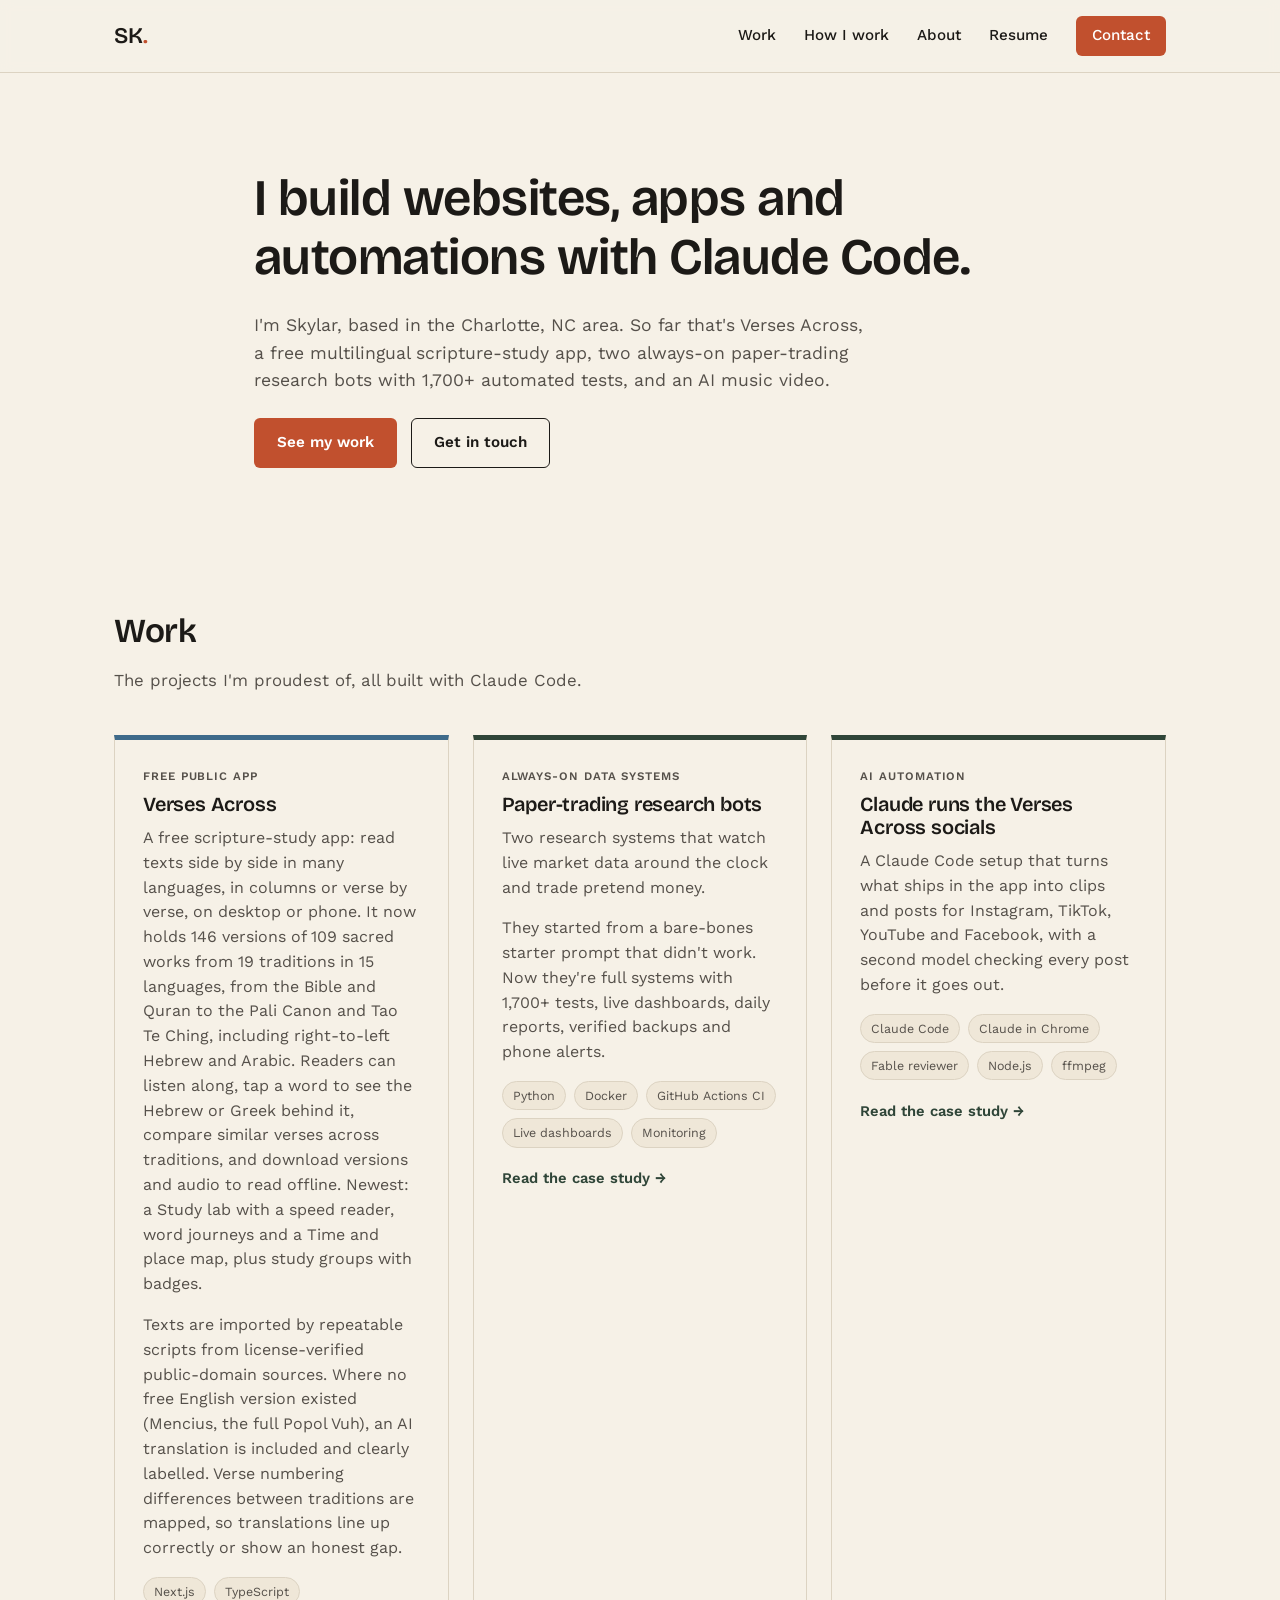
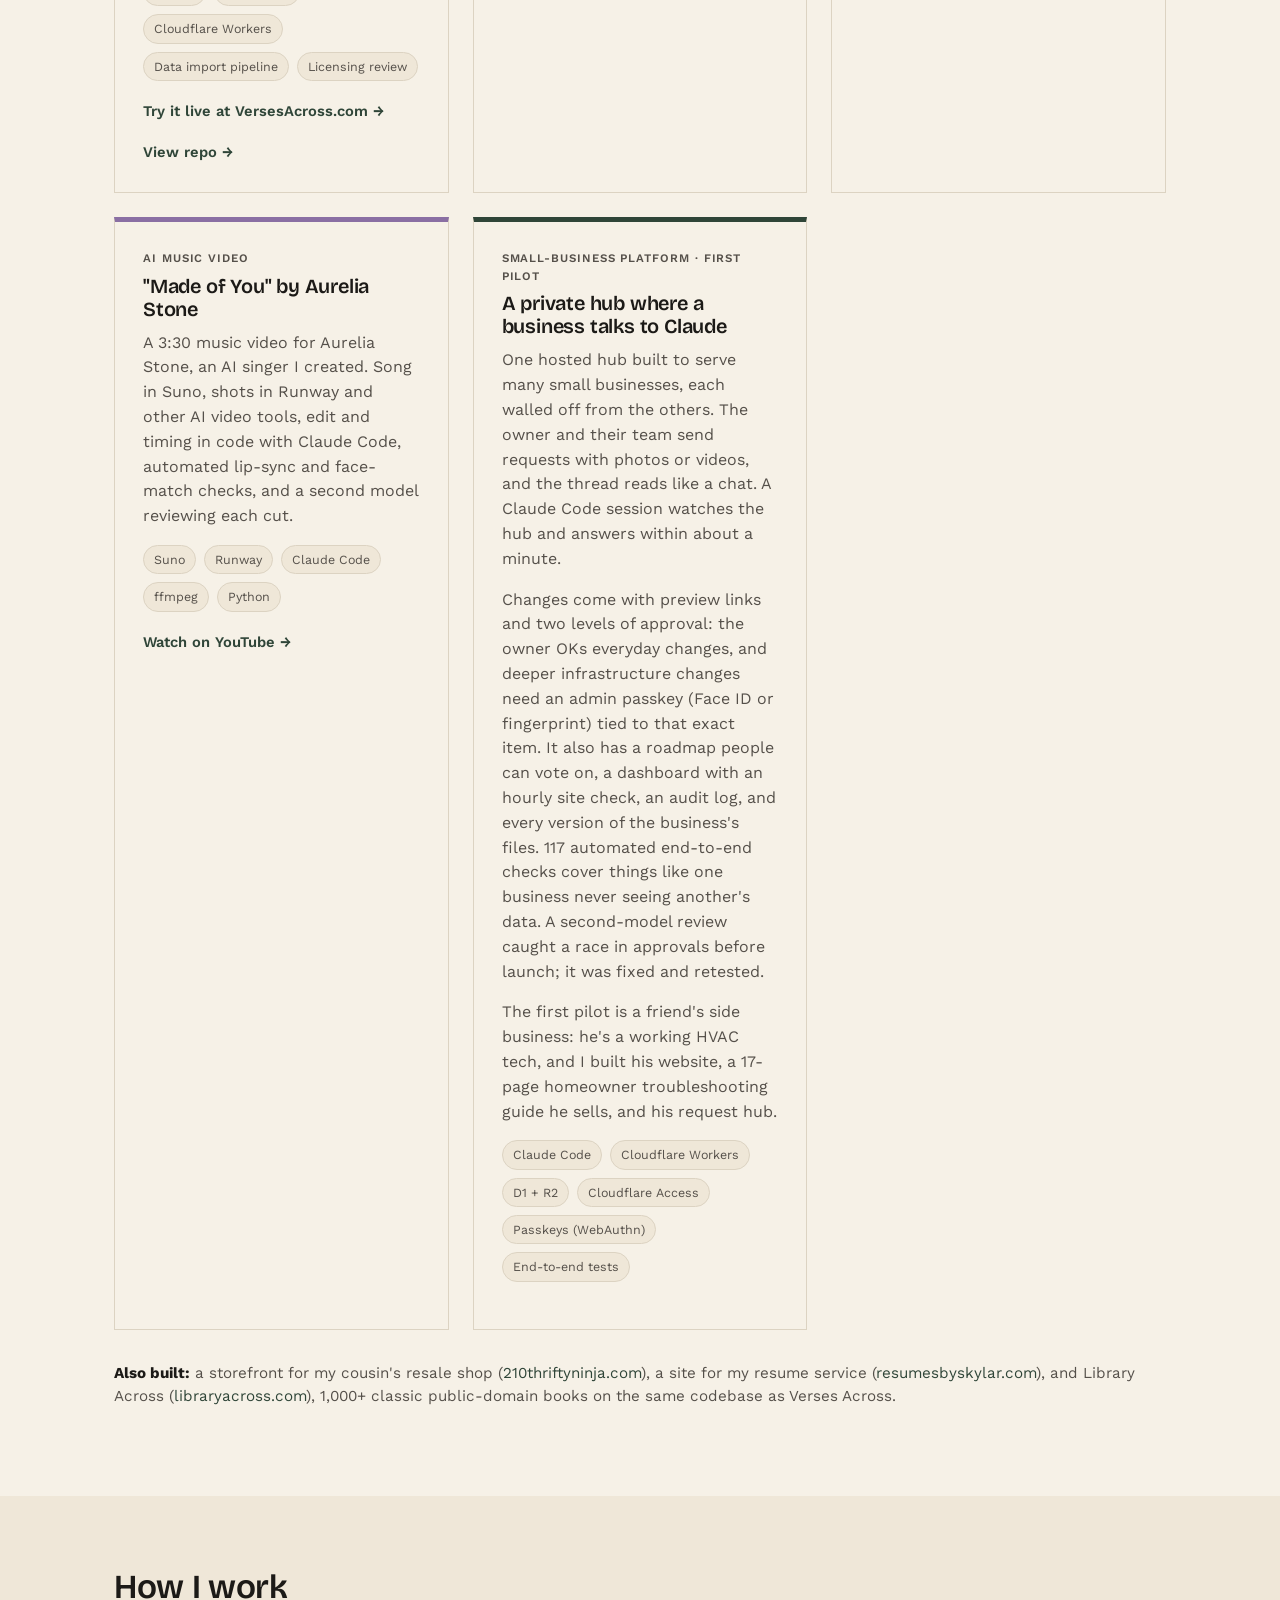
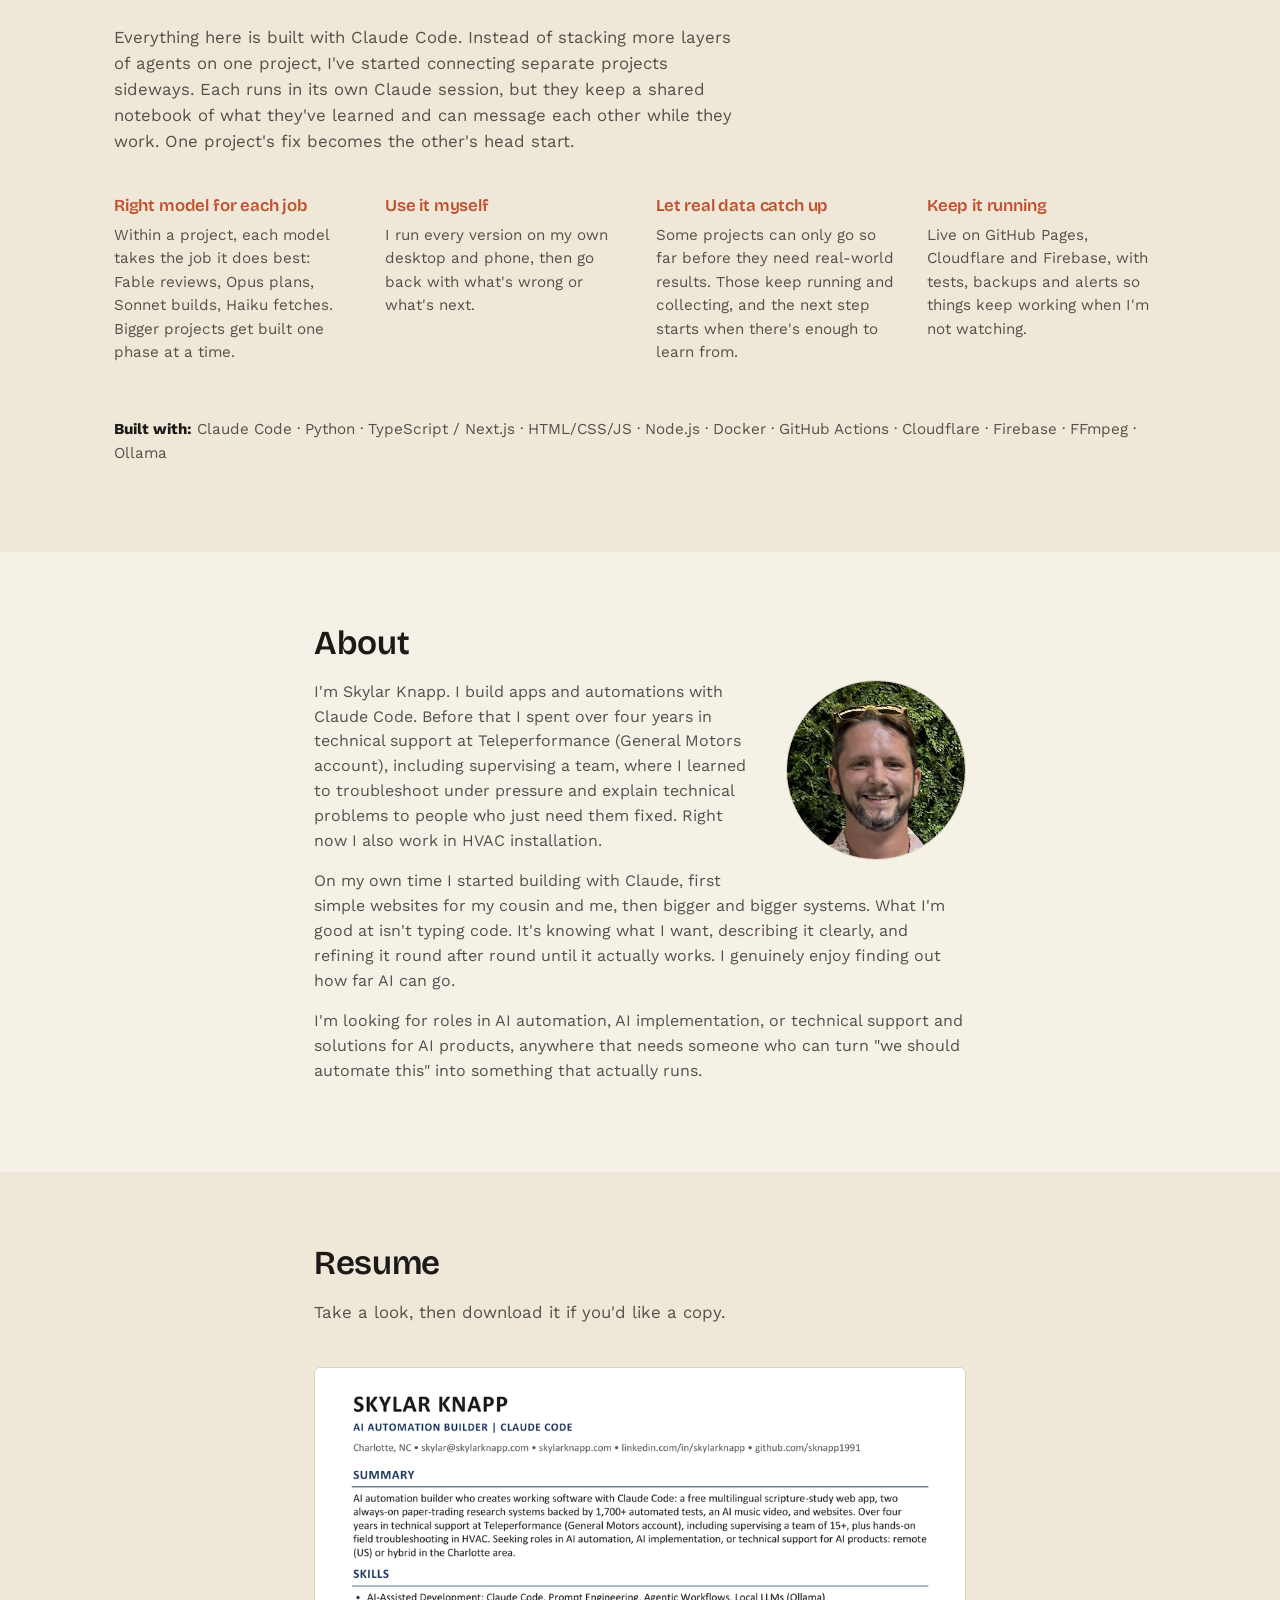
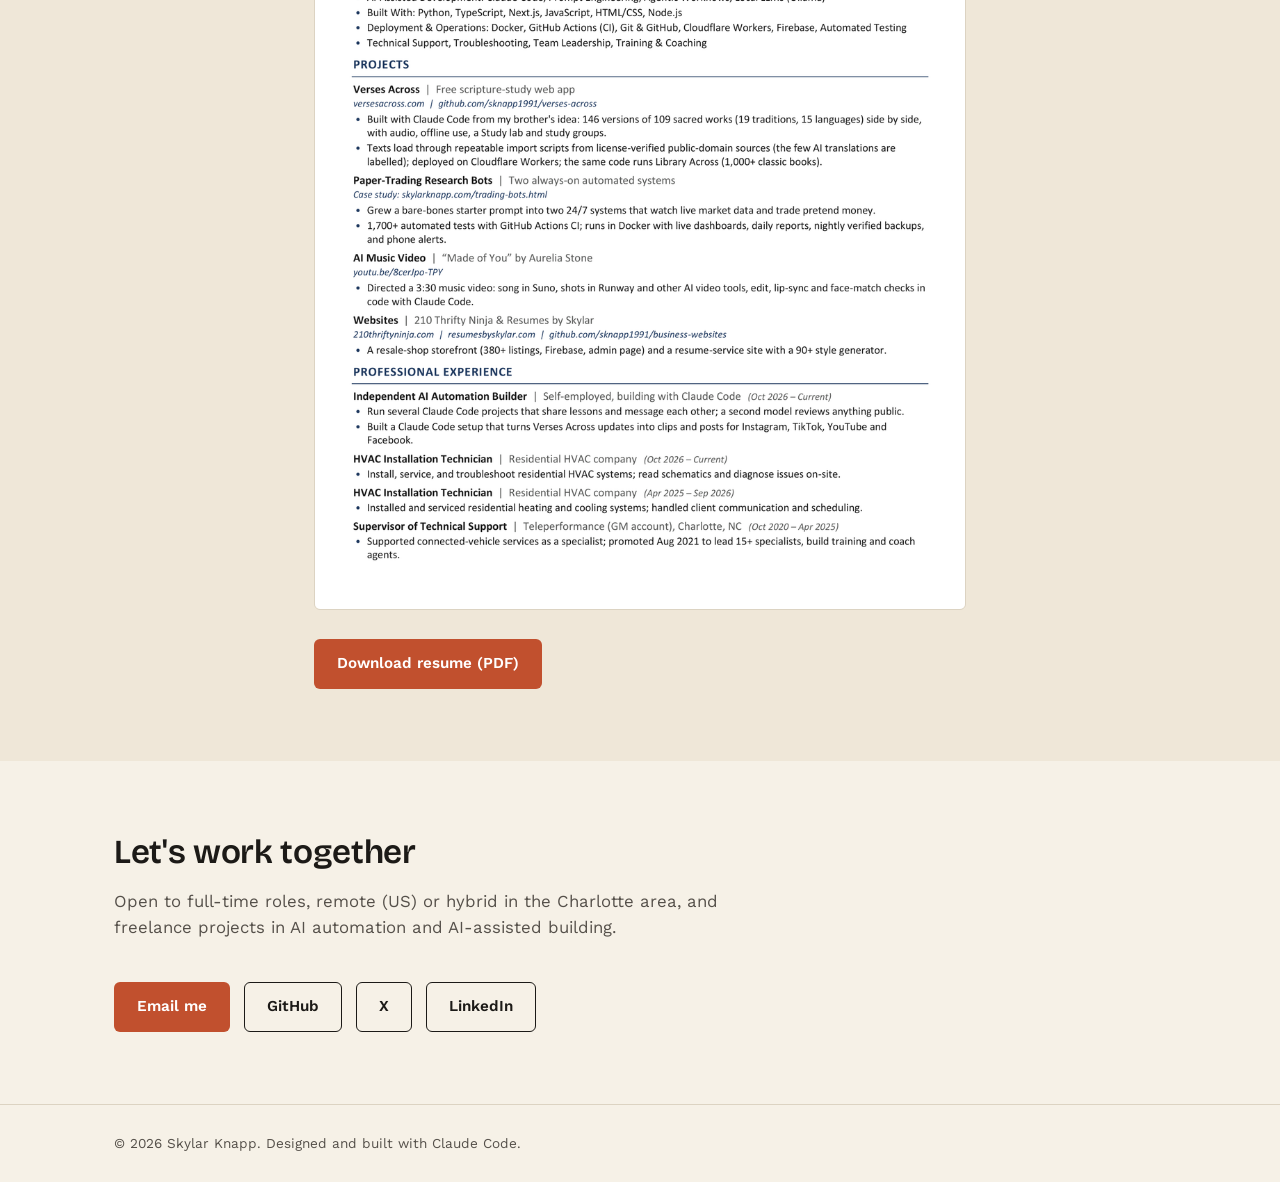
<file: index.html>
<!DOCTYPE html>
<html lang="en">
<head>
<meta charset="UTF-8">
<meta name="viewport" content="width=device-width, initial-scale=1.0">
<title>Skylar Knapp — AI Automation Builder (Claude Code)</title>
<meta name="description" content="Skylar Knapp builds working websites, apps and always-on automations with Claude Code, including a free multilingual scripture-study app. Open to remote AI automation and implementation roles.">
<meta property="og:type" content="website">
<meta property="og:title" content="Skylar Knapp — AI Automation Builder (Claude Code)">
<meta property="og:description" content="I build websites, apps and always-on automations with Claude Code. Open to remote AI automation and implementation roles.">
<meta property="og:image" content="https://skylarknapp.com/assets/og.png">
<meta property="og:url" content="https://skylarknapp.com/">
<meta name="twitter:card" content="summary_large_image">
<link rel="preconnect" href="https://fonts.googleapis.com">
<link rel="preconnect" href="https://fonts.gstatic.com" crossorigin>
<link href="https://fonts.googleapis.com/css2?family=Bricolage+Grotesque:opsz,wght@12..96,400..800&family=Work+Sans:wght@400;500;600;700&display=swap" rel="stylesheet">
<link rel="stylesheet" href="css/styles.css">
</head>
<body>

<header class="site-header">
  <div class="wrap header-inner">
    <a href="#top" class="wordmark">SK<span class="dot">.</span></a>
    <nav class="main-nav" id="main-nav">
      <a href="#work">Work</a>
      <a href="#how">How I work</a>
      <a href="#about">About</a>
      <a href="#resume">Resume</a>
      <a href="#contact" class="nav-cta">Contact</a>
    </nav>
    <button class="nav-toggle" id="nav-toggle" aria-label="Toggle menu" aria-expanded="false">
      <span></span><span></span><span></span>
    </button>
  </div>
</header>

<main id="top">

  <section class="hero wrap">
    <h1>I build websites, apps and automations with Claude Code.</h1>
    <p class="hero-sub">
      I'm Skylar, based in the Charlotte, NC area. So far that's Verses Across, a free multilingual
      scripture-study app, two always-on paper-trading research bots with 1,700+ automated tests, and an AI music video.
    </p>
    <div class="hero-actions">
      <a href="#work" class="btn btn-primary">See my work</a>
      <a href="#contact" class="btn btn-ghost">Get in touch</a>
    </div>
  </section>

  <section id="work" class="section">
    <div class="wrap">
      <h2 class="section-title">Work</h2>
      <p class="section-lede">The projects I'm proudest of, all built with Claude Code.</p>

      <div class="project-grid project-grid-featured">

        <article class="project-card" data-tag="app">
          <div class="project-card-body">
            <p class="project-tag">Free public app</p>
            <h3>Verses Across</h3>
            <p>A free scripture-study app: read texts side by side in many languages, in columns or verse by verse,
            on desktop or phone. It now holds 146 versions of 109 sacred works from 19 traditions in 15 languages, from the Bible and Quran to the
            Pali Canon and Tao Te Ching, including right-to-left Hebrew and Arabic. Readers can listen along, tap a word to see the Hebrew or Greek behind it, compare similar verses across traditions, and download versions and audio to read offline. Newest: a Study lab with a speed reader, word journeys and a Time and place map, plus study groups with badges.</p>
            <p>Texts are imported by repeatable scripts from license-verified public-domain sources. Where no free
            English version existed (Mencius, the full Popol Vuh), an AI translation is included and clearly labelled. Verse numbering differences between traditions are mapped, so translations line
            up correctly or show an honest gap.</p>
            <ul class="project-stack">
              <li>Next.js</li><li>TypeScript</li><li>Cloudflare Workers</li><li>Data import pipeline</li><li>Licensing review</li>
            </ul>
            <div class="project-links">
              <a href="https://versesacross.com" class="project-link">Try it live at VersesAcross.com →</a>
              <a href="https://github.com/sknapp1991/verses-across" class="project-link">View repo →</a>
            </div>
          </div>
        </article>

        <article class="project-card" data-tag="automation">
          <div class="project-card-body">
            <p class="project-tag">Always-on data systems</p>
            <h3>Paper-trading research bots</h3>
            <p>Two research systems that watch live market data around the clock and trade pretend money.</p>
            <p>They started from a bare-bones starter prompt that didn't work. Now they're full systems with 1,700+ tests,
            live dashboards, daily reports, verified backups and phone alerts.</p>
            <ul class="project-stack">
              <li>Python</li><li>Docker</li><li>GitHub Actions CI</li><li>Live dashboards</li><li>Monitoring</li>
            </ul>
            <div class="project-links">
              <a href="trading-bots.html" class="project-link">Read the case study →</a>
            </div>
          </div>
        </article>

        <article class="project-card" data-tag="automation">
          <div class="project-card-body">
            <p class="project-tag">AI automation</p>
            <h3>Claude runs the Verses Across socials</h3>
            <p>A Claude Code setup that turns what ships in the app into clips and posts for Instagram, TikTok, YouTube and
            Facebook, with a second model checking every post before it goes out.</p>
            <ul class="project-stack">
              <li>Claude Code</li><li>Claude in Chrome</li><li>Fable reviewer</li><li>Node.js</li><li>ffmpeg</li>
            </ul>
            <div class="project-links">
              <a href="social-automation.html" class="project-link">Read the case study →</a>
            </div>
          </div>
        </article>

        <article class="project-card" data-tag="creative">
          <div class="project-card-body">
            <p class="project-tag">AI music video</p>
            <h3>"Made of You" by Aurelia Stone</h3>
            <p>A 3:30 music video for Aurelia Stone, an AI singer I created. Song in Suno, shots in Runway and other AI
            video tools, edit and timing in code with Claude Code, automated lip-sync and face-match checks, and a second
            model reviewing each cut.</p>
            <ul class="project-stack">
              <li>Suno</li><li>Runway</li><li>Claude Code</li><li>ffmpeg</li><li>Python</li>
            </ul>
            <div class="project-links">
              <a href="https://youtu.be/8cerJpo-TPY" class="project-link">Watch on YouTube →</a>
            </div>
          </div>
        </article>

        <article class="project-card" data-tag="automation">
          <div class="project-card-body">
            <p class="project-tag">Small-business platform · first pilot</p>
            <h3>A private hub where a business talks to Claude</h3>
            <p>One hosted hub built to serve many small businesses, each walled off from the others. The owner and their team
            send requests with photos or videos, and the thread reads like a chat. A Claude Code session watches the hub
            and answers within about a minute.</p>
            <p>Changes come with preview links and two levels of approval: the owner OKs everyday changes, and deeper
            infrastructure changes need an admin passkey (Face ID or fingerprint) tied to that exact item. It also has a roadmap people can
            vote on, a dashboard with an hourly site check, an audit log, and every version of the business's files.
            117 automated end-to-end checks cover things like one business never seeing another's data. A second-model
            review caught a race in approvals before launch; it was fixed and retested.</p>
            <p>The first pilot is a friend's side business: he's a working HVAC tech, and I built his website, a 17-page
            homeowner troubleshooting guide he sells, and his request hub.</p>
            <ul class="project-stack">
              <li>Claude Code</li><li>Cloudflare Workers</li><li>D1 + R2</li><li>Cloudflare Access</li><li>Passkeys (WebAuthn)</li><li>End-to-end tests</li>
            </ul>
          </div>
        </article>

      </div>

      <p class="also-built"><strong>Also built:</strong> a storefront for my cousin's resale shop
      (<a href="https://210thriftyninja.com">210thriftyninja.com</a>), a site for my resume service
      (<a href="https://resumesbyskylar.com">resumesbyskylar.com</a>), and Library Across
      (<a href="https://libraryacross.com">libraryacross.com</a>), 1,000+ classic public-domain books on the same codebase as Verses Across.</p>

    </div>
  </section>

  <section id="how" class="section section-alt">
    <div class="wrap">
      <h2 class="section-title">How I work</h2>
      <p class="section-lede">Everything here is built with Claude Code. Instead of stacking more layers of agents on one project, I've started connecting separate projects sideways. Each runs in its own Claude session, but they keep a shared notebook of what they've learned and can message each other while they work. One project's fix becomes the other's head start.</p>
      <div class="skills-grid">
        <div class="skill-group">
          <h3>Right model for each job</h3>
          <p>Within a project, each model takes the job it does best: Fable reviews, Opus plans, Sonnet builds, Haiku fetches. Bigger projects get built one phase at a time.</p>
        </div>
        <div class="skill-group">
          <h3>Use it myself</h3>
          <p>I run every version on my own desktop and phone, then go back with what's wrong or what's next.</p>
        </div>
        <div class="skill-group">
          <h3>Let real data catch up</h3>
          <p>Some projects can only go so far before they need real-world results. Those keep running and collecting, and the next step starts when there's enough to learn from.</p>
        </div>
        <div class="skill-group">
          <h3>Keep it running</h3>
          <p>Live on GitHub Pages, Cloudflare and Firebase, with tests, backups and alerts so things keep working when I'm not watching.</p>
        </div>
      </div>
      <p class="built-with"><strong>Built with:</strong> Claude Code · Python · TypeScript / Next.js · HTML/CSS/JS · Node.js · Docker · GitHub Actions · Cloudflare · Firebase · FFmpeg · Ollama</p>
    </div>
  </section>

  <section id="about" class="section">
    <div class="wrap about-wrap">
      <h2 class="section-title">About</h2>
      <img src="assets/skylar.jpg" alt="Skylar Knapp" class="about-photo" width="180" height="180">
      <p>
        I'm Skylar Knapp. I build apps and automations with Claude Code. Before that I spent over four years in technical
        support at Teleperformance (General Motors account), including supervising a team, where I learned to troubleshoot under pressure and explain technical
        problems to people who just need them fixed. Right now I also work in HVAC installation.
      </p>
      <p>
        On my own time I started building with Claude, first simple websites for my cousin and me, then
        bigger and bigger systems. What I'm good at isn't typing code. It's knowing what I want, describing it clearly,
        and refining it round after round until it actually works. I genuinely enjoy finding out how far AI can go.
      </p>
      <p>
        I'm looking for roles in AI automation, AI implementation, or technical support and solutions for AI products,
        anywhere that needs someone who can turn "we should automate this" into something that actually runs.
      </p>
    </div>
  </section>

  <section id="resume" class="section section-alt">
    <div class="wrap resume-wrap">
      <h2 class="section-title">Resume</h2>
      <p class="section-lede">
        Take a look, then download it if you'd like a copy.
      </p>
      <a href="assets/resume.pdf" target="_blank" rel="noopener" class="resume-preview-link">
        <img src="assets/resume-preview.png" alt="Preview of Skylar Knapp's resume — click to open the full PDF" class="resume-preview-img">
      </a>
      <a href="assets/resume.pdf" class="btn btn-primary">Download resume (PDF)</a>
    </div>
  </section>

  <section id="contact" class="section contact-section">
    <div class="wrap">
      <h2 class="section-title">Let's work together</h2>
      <p class="section-lede">Open to full-time roles, remote (US) or hybrid in the Charlotte area, and freelance projects in AI automation and AI-assisted building.</p>
      <div class="contact-links">
        <a href="mailto:skylar@skylarknapp.com" class="btn btn-primary">Email me</a>
        <a href="https://github.com/sknapp1991" class="btn btn-ghost" id="github-link">GitHub</a>
        <a href="https://x.com/SkylarBuilds" class="btn btn-ghost">X</a>
        <a href="https://www.linkedin.com/in/skylarknapp" class="btn btn-ghost">LinkedIn</a>
      </div>
    </div>
  </section>

</main>

<footer class="site-footer">
  <div class="wrap">
    <p>&copy; <span id="year"></span> Skylar Knapp. Designed and built with Claude Code.</p>
  </div>
</footer>

<script src="js/main.js"></script>
</body>
</html>
</file>
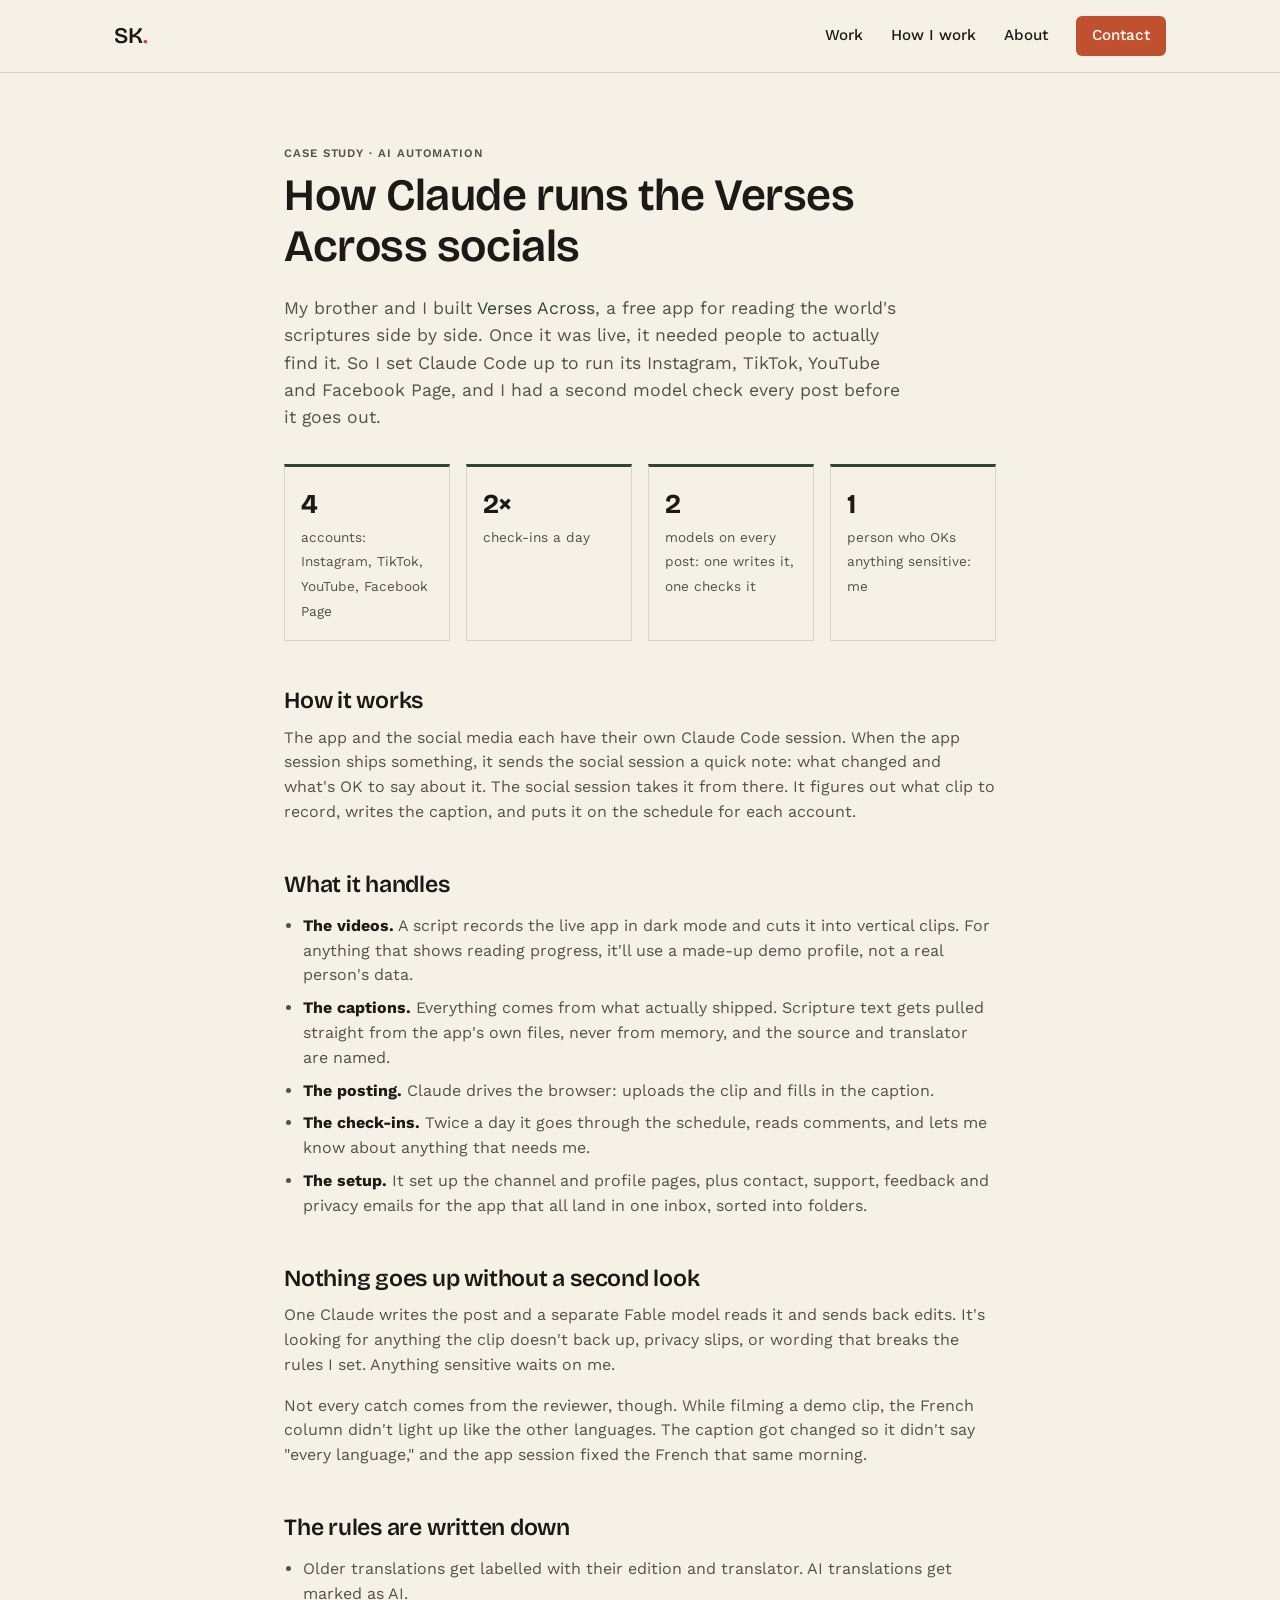
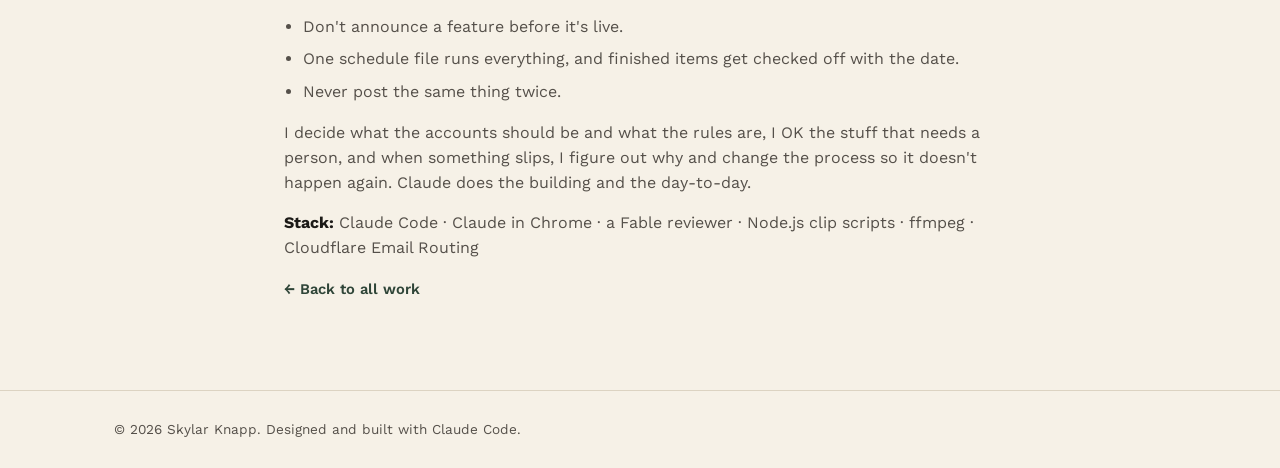
<file: social-automation.html>
<!DOCTYPE html>
<html lang="en">
<head>
<meta charset="UTF-8">
<meta name="viewport" content="width=device-width, initial-scale=1.0">
<title>Verses Across Social Accounts — Skylar Knapp</title>
<meta name="description" content="Case study: a Claude Code setup that turns Verses Across releases into reviewed posts across four social accounts.">
<meta property="og:type" content="website">
<meta property="og:title" content="How Claude runs the Verses Across socials">
<meta property="og:description" content="Case study by Skylar Knapp: release notes become reviewed posts across four accounts.">
<meta property="og:image" content="https://skylarknapp.com/assets/og.png">
<meta property="og:url" content="https://skylarknapp.com/social-automation.html">
<link rel="preconnect" href="https://fonts.googleapis.com">
<link rel="preconnect" href="https://fonts.gstatic.com" crossorigin>
<link href="https://fonts.googleapis.com/css2?family=Bricolage+Grotesque:opsz,wght@12..96,400..800&family=Work+Sans:wght@400;500;600;700&display=swap" rel="stylesheet">
<link rel="stylesheet" href="css/styles.css">
</head>
<body>

<header class="site-header">
  <div class="wrap header-inner">
    <a href="index.html" class="wordmark">SK<span class="dot">.</span></a>
    <nav class="main-nav" id="main-nav">
      <a href="index.html#work">Work</a>
      <a href="index.html#how">How I work</a>
      <a href="index.html#about">About</a>
      <a href="index.html#contact" class="nav-cta">Contact</a>
    </nav>
    <button class="nav-toggle" id="nav-toggle" aria-label="Toggle menu" aria-expanded="false">
      <span></span><span></span><span></span>
    </button>
  </div>
</header>

<main>
  <article class="wrap case-study">
    <p class="project-tag">Case study · AI automation</p>
    <h1>How Claude runs the Verses Across socials</h1>
    <p class="hero-sub">
      My brother and I built <a href="https://versesacross.com">Verses Across</a>, a free app for reading the world's
      scriptures side by side. Once it was live, it needed people to actually find it. So I set Claude Code up to run
      its Instagram, TikTok, YouTube and Facebook Page, and I had a second model check every post before it goes out.
    </p>

    <div class="case-stats">
      <div class="case-stat"><b>4</b><span>accounts: Instagram, TikTok, YouTube, Facebook Page</span></div>
      <div class="case-stat"><b>2×</b><span>check-ins a day</span></div>
      <div class="case-stat"><b>2</b><span>models on every post: one writes it, one checks it</span></div>
      <div class="case-stat"><b>1</b><span>person who OKs anything sensitive: me</span></div>
    </div>

    <h2>How it works</h2>
    <p>
      The app and the social media each have their own Claude Code session. When the app session ships something, it
      sends the social session a quick note: what changed and what's OK to say about it. The social session takes it from
      there. It figures out what clip to record, writes the caption, and puts it on the schedule for each account.
    </p>

    <h2>What it handles</h2>
    <ul>
      <li><strong>The videos.</strong> A script records the live app in dark mode and cuts it into vertical clips. For
        anything that shows reading progress, it'll use a made-up demo profile, not a real person's data.</li>
      <li><strong>The captions.</strong> Everything comes from what actually shipped. Scripture text gets pulled straight
        from the app's own files, never from memory, and the source and translator are named.</li>
      <li><strong>The posting.</strong> Claude drives the browser: uploads the clip and fills in the caption.</li>
      <li><strong>The check-ins.</strong> Twice a day it goes through the schedule, reads comments, and lets me know
        about anything that needs me.</li>
      <li><strong>The setup.</strong> It set up the channel and profile pages, plus contact, support, feedback and privacy
        emails for the app that all land in one inbox, sorted into folders.</li>
    </ul>

    <h2>Nothing goes up without a second look</h2>
    <p>
      One Claude writes the post and a separate Fable model reads it and sends back edits. It's looking for anything the
      clip doesn't back up, privacy slips, or wording that breaks the rules I set. Anything sensitive waits on me.
    </p>
    <p>
      Not every catch comes from the reviewer, though. While filming a demo clip, the French column didn't light up like
      the other languages. The caption got changed so it didn't say "every language," and the app session fixed the
      French that same morning.
    </p>

    <h2>The rules are written down</h2>
    <ul>
      <li>Older translations get labelled with their edition and translator. AI translations get marked as AI.</li>
      <li>Don't announce a feature before it's live.</li>
      <li>One schedule file runs everything, and finished items get checked off with the date.</li>
      <li>Never post the same thing twice.</li>
    </ul>

    <p>
      I decide what the accounts should be and what the rules are, I OK the stuff that needs a person, and when something
      slips, I figure out why and change the process so it doesn't happen again. Claude does the building and the
      day-to-day.
    </p>

    <p><strong>Stack:</strong> Claude Code · Claude in Chrome · a Fable reviewer · Node.js clip scripts · ffmpeg · Cloudflare Email Routing</p>

    <p><a href="index.html#work" class="project-link">← Back to all work</a></p>
  </article>
</main>

<footer class="site-footer">
  <div class="wrap">
    <p>&copy; <span id="year"></span> Skylar Knapp. Designed and built with Claude Code.</p>
  </div>
</footer>

<script src="js/main.js"></script>
</body>
</html>
</file>
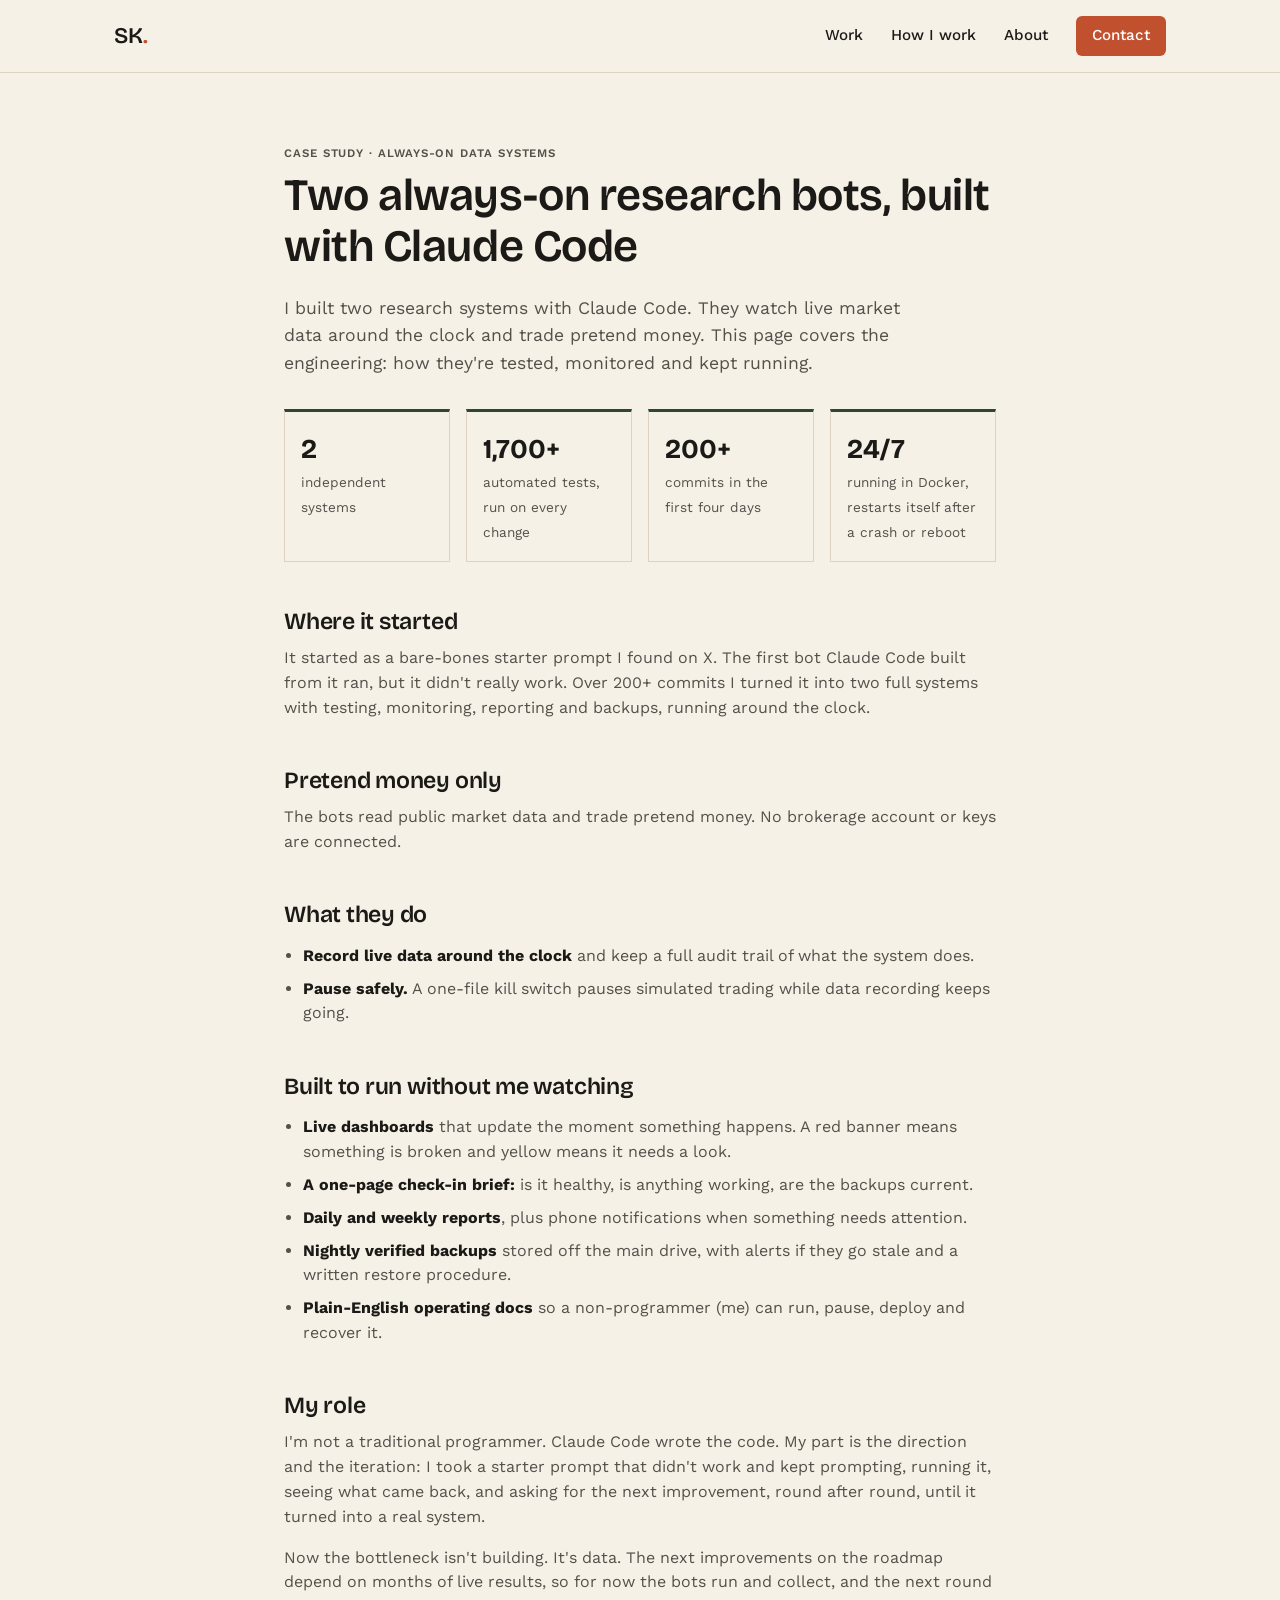
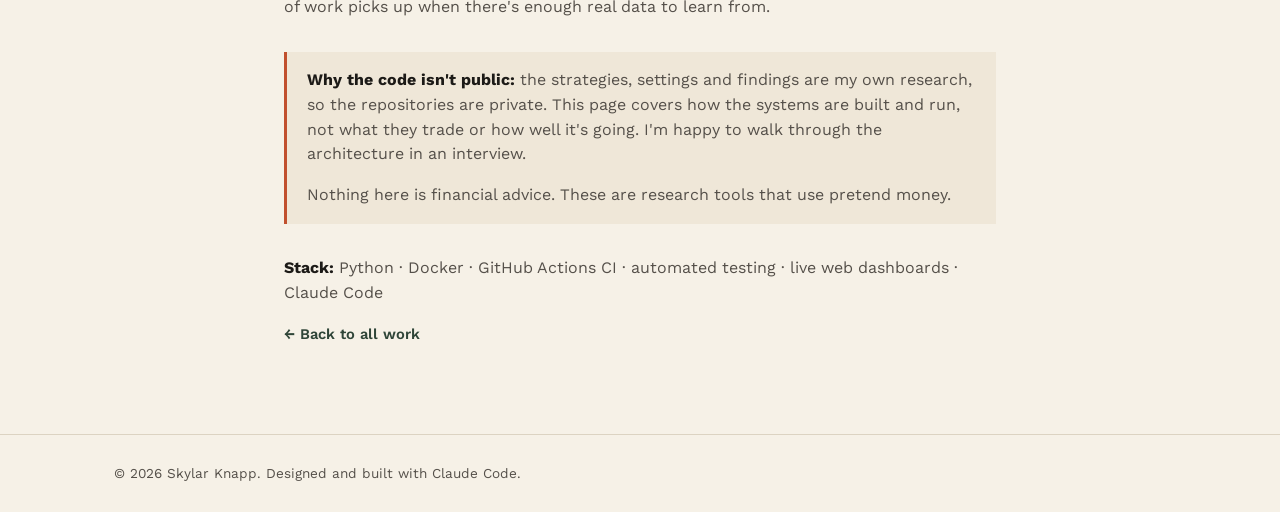
<file: trading-bots.html>
<!DOCTYPE html>
<html lang="en">
<head>
<meta charset="UTF-8">
<meta name="viewport" content="width=device-width, initial-scale=1.0">
<title>Paper-Trading Research Bots — Skylar Knapp</title>
<meta name="description" content="Case study: two always-on paper-trading research systems built with Claude Code, built to run on their own and stay safe.">
<meta property="og:type" content="website">
<meta property="og:title" content="Two trading bots that have to prove themselves on paper first">
<meta property="og:description" content="Case study by Skylar Knapp: two always-on paper-trading research systems built with Claude Code.">
<meta property="og:image" content="https://skylarknapp.com/assets/og.png">
<meta property="og:url" content="https://skylarknapp.com/trading-bots.html">
<meta name="twitter:card" content="summary_large_image">
<link rel="preconnect" href="https://fonts.googleapis.com">
<link rel="preconnect" href="https://fonts.gstatic.com" crossorigin>
<link href="https://fonts.googleapis.com/css2?family=Bricolage+Grotesque:opsz,wght@12..96,400..800&family=Work+Sans:wght@400;500;600;700&display=swap" rel="stylesheet">
<link rel="stylesheet" href="css/styles.css">
</head>
<body>

<header class="site-header">
  <div class="wrap header-inner">
    <a href="index.html" class="wordmark">SK<span class="dot">.</span></a>
    <nav class="main-nav" id="main-nav">
      <a href="index.html#work">Work</a>
      <a href="index.html#how">How I work</a>
      <a href="index.html#about">About</a>
      <a href="index.html#contact" class="nav-cta">Contact</a>
    </nav>
    <button class="nav-toggle" id="nav-toggle" aria-label="Toggle menu" aria-expanded="false">
      <span></span><span></span><span></span>
    </button>
  </div>
</header>

<main>
  <article class="wrap case-study">
    <p class="project-tag">Case study · Always-on data systems</p>
    <h1>Two always-on research bots, built with Claude Code</h1>
    <p class="hero-sub">
      I built two research systems with Claude Code. They watch live market data around the clock and trade
      pretend money. This page covers the engineering: how they're tested, monitored and kept running.
    </p>

    <div class="case-stats">
      <div class="case-stat"><b>2</b><span>independent systems</span></div>
      <div class="case-stat"><b>1,700+</b><span>automated tests, run on every change</span></div>
      <div class="case-stat"><b>200+</b><span>commits in the first four days</span></div>
      <div class="case-stat"><b>24/7</b><span>running in Docker, restarts itself after a crash or reboot</span></div>
    </div>

    <h2>Where it started</h2>
    <p>
      It started as a bare-bones starter prompt I found on X. The first bot Claude Code built from it ran, but it
      didn't really work. Over 200+ commits I turned it into two full systems with testing, monitoring, reporting
      and backups, running around the clock.
    </p>

    <h2>Pretend money only</h2>
    <p>
      The bots read public market data and trade pretend money. No brokerage account or keys are connected.
    </p>

    <h2>What they do</h2>
    <ul>
      <li><strong>Record live data around the clock</strong> and keep a full audit trail of what the system does.</li>
      <li><strong>Pause safely.</strong> A one-file kill switch pauses simulated trading while data recording keeps going.</li>
    </ul>

    <h2>Built to run without me watching</h2>
    <ul>
      <li><strong>Live dashboards</strong> that update the moment something happens. A red banner means something is broken and
        yellow means it needs a look.</li>
      <li><strong>A one-page check-in brief:</strong> is it healthy, is anything working, are the backups current.</li>
      <li><strong>Daily and weekly reports</strong>, plus phone notifications when something needs attention.</li>
      <li><strong>Nightly verified backups</strong> stored off the main drive, with alerts if they go stale and a written restore procedure.</li>
      <li><strong>Plain-English operating docs</strong> so a non-programmer (me) can run, pause, deploy and recover it.</li>
    </ul>

    <h2>My role</h2>
    <p>
      I'm not a traditional programmer. Claude Code wrote the code. My part is the direction and the iteration: I took
      a starter prompt that didn't work and kept prompting, running it, seeing what came back, and asking for the next
      improvement, round after round, until it turned into a real system.</p>
    <p>
      Now the bottleneck isn't building. It's data. The next improvements on the roadmap depend on months of live
      results, so for now the bots run and collect, and the next round of work picks up when there's enough real
      data to learn from.
    </p>

    <div class="case-note">
      <p><strong>Why the code isn't public:</strong> the strategies, settings and findings are my own research, so the
      repositories are private. This page covers how the systems are built and run, not what they trade or how well
      it's going. I'm happy to walk through the architecture in an interview.</p>
      <p>Nothing here is financial advice. These are research tools that use pretend money.</p>
    </div>

    <p><strong>Stack:</strong> Python · Docker · GitHub Actions CI · automated testing · live web dashboards · Claude Code</p>

    <p><a href="index.html#work" class="project-link">← Back to all work</a></p>
  </article>
</main>

<footer class="site-footer">
  <div class="wrap">
    <p>&copy; <span id="year"></span> Skylar Knapp. Designed and built with Claude Code.</p>
  </div>
</footer>

<script src="js/main.js"></script>
</body>
</html>
</file>
<file: css/styles.css>
/* ---------- Design tokens ---------- */
:root {
  --bg: #F6F1E7;
  --bg-alt: #EFE7D8;
  --ink: #1C1A17;
  --ink-soft: #55504A;
  --accent: #C1502E;
  --accent-ink: #FFFFFF;
  --line: #DCD3C2;
  --green: #2F4538;

  --font-display: 'Bricolage Grotesque', Georgia, sans-serif;
  --font-body: 'Work Sans', -apple-system, BlinkMacSystemFont, sans-serif;

  --radius: 6px;
  --wrap: 1100px;
}

@media (prefers-color-scheme: dark) {
  :root:not([data-theme="light"]) {
    --bg: #1A1815;
    --bg-alt: #221F1A;
    --ink: #F3EEE3;
    --ink-soft: #C2B9A8;
    --accent: #E07A52;
    --accent-ink: #1A1815;
    --line: #3A352C;
    --green: #8FB89C;
  }
}

:root[data-theme="dark"] {
  --bg: #1A1815;
  --bg-alt: #221F1A;
  --ink: #F3EEE3;
  --ink-soft: #C2B9A8;
  --accent: #E07A52;
  --accent-ink: #1A1815;
  --line: #3A352C;
  --green: #8FB89C;
}

/* ---------- Base ---------- */
* { box-sizing: border-box; }
html { scroll-behavior: smooth; }

body {
  margin: 0;
  background: var(--bg);
  color: var(--ink);
  font-family: var(--font-body);
  line-height: 1.55;
  -webkit-font-smoothing: antialiased;
}

.wrap {
  max-width: var(--wrap);
  margin: 0 auto;
  padding: 0 24px;
}

h1, h2, h3 {
  font-family: var(--font-display);
  font-weight: 600;
  line-height: 1.15;
  margin: 0 0 0.5em;
  letter-spacing: -0.01em;
}

p { margin: 0 0 1em; color: var(--ink-soft); }

a { color: var(--green); text-decoration: none; }
a:hover { text-decoration: underline; }

/* ---------- Header ---------- */
.site-header {
  position: sticky;
  top: 0;
  z-index: 50;
  background: color-mix(in srgb, var(--bg) 90%, transparent);
  backdrop-filter: blur(6px);
  border-bottom: 1px solid var(--line);
}

.header-inner {
  display: flex;
  align-items: center;
  justify-content: space-between;
  height: 72px;
}

.wordmark {
  font-family: var(--font-display);
  font-weight: 600;
  font-size: 1.4rem;
  color: var(--ink);
}
.wordmark .dot { color: var(--accent); }

.main-nav { display: flex; align-items: center; gap: 28px; }
.main-nav a {
  color: var(--ink);
  font-weight: 500;
  font-size: 0.95rem;
}
.main-nav a:hover { color: var(--accent); text-decoration: none; }

.nav-cta {
  background: var(--accent);
  color: var(--accent-ink) !important;
  padding: 8px 16px;
  border-radius: var(--radius);
}
.nav-cta:hover { opacity: 0.9; }

.nav-toggle {
  display: none;
  flex-direction: column;
  gap: 5px;
  background: none;
  border: none;
  cursor: pointer;
  padding: 8px;
}
.nav-toggle span {
  width: 22px;
  height: 2px;
  background: var(--ink);
  display: block;
}

/* ---------- Hero ---------- */
.hero {
  padding: 96px 24px 72px;
  max-width: 820px;
}

.hero h1 {
  font-size: clamp(2rem, 4.5vw, 3.2rem);
  color: var(--ink);
}

.hero-sub {
  font-size: 1.1rem;
  max-width: 620px;
}

.hero-actions { display: flex; gap: 14px; margin-top: 1.5em; flex-wrap: wrap; }

/* ---------- Buttons ---------- */
.btn {
  display: inline-block;
  padding: 12px 22px;
  border-radius: var(--radius);
  font-weight: 600;
  font-size: 0.95rem;
  border: 1.5px solid transparent;
}
.btn-primary {
  background: var(--accent);
  color: var(--accent-ink);
}
.btn-primary:hover { opacity: 0.9; text-decoration: none; }

.btn-ghost {
  border-color: var(--ink);
  color: var(--ink);
}
.btn-ghost:hover { border-color: var(--accent); color: var(--accent); text-decoration: none; }

/* ---------- Sections ---------- */
.section { padding: 72px 0; }
.section-alt { background: var(--bg-alt); }

.section-title {
  font-size: clamp(1.6rem, 3vw, 2.1rem);
}

.section-lede {
  max-width: 620px;
  font-size: 1.05rem;
  margin-bottom: 2.5em;
}

/* ---------- Project grid ---------- */
.project-grid {
  display: grid;
  grid-template-columns: repeat(auto-fit, minmax(300px, 1fr));
  gap: 24px;
}

.project-card {
  border: 1px solid var(--line);
  border-top: 3px solid var(--accent);
  background: var(--bg);
  overflow: hidden;
}

.project-card[data-tag="automation"] { border-top-color: var(--green); }
.project-card[data-tag="creative"] { border-top-color: #8A6FA3; }

.project-thumb {
  display: block;
  width: 100%;
  height: 160px;
  object-fit: cover;
  object-position: top;
  border-bottom: 1px solid var(--line);
}

.project-card-body {
  padding: 28px;
}

.project-tag {
  text-transform: uppercase;
  font-size: 0.72rem;
  letter-spacing: 0.08em;
  font-weight: 600;
  color: var(--ink-soft);
  margin-bottom: 0.6em;
}

.project-card h3 {
  font-size: 1.25rem;
  margin-bottom: 0.5em;
}

.project-stack {
  list-style: none;
  display: flex;
  flex-wrap: wrap;
  gap: 8px;
  padding: 0;
  margin: 0 0 1.2em;
}
.project-stack li {
  font-size: 0.78rem;
  background: var(--bg-alt);
  border: 1px solid var(--line);
  padding: 4px 10px;
  border-radius: 100px;
  color: var(--ink-soft);
}

.project-link { font-weight: 600; font-size: 0.92rem; }

.project-links {
  display: flex;
  flex-wrap: wrap;
  gap: 18px;
}

/* ---------- Skills ---------- */
.skills-grid {
  display: grid;
  grid-template-columns: repeat(auto-fit, minmax(220px, 1fr));
  gap: 32px;
}
.skill-group h3 {
  font-size: 1.05rem;
  color: var(--accent);
}
.skill-group p { font-size: 0.95rem; }

/* ---------- About / Resume ---------- */
.about-wrap, .resume-wrap { max-width: 700px; }

.resume-preview-link {
  display: block;
  margin-bottom: 1.8em;
  border: 1px solid var(--line);
  border-radius: var(--radius);
  overflow: hidden;
  transition: border-color 0.15s ease, transform 0.15s ease;
}
.resume-preview-link:hover {
  border-color: var(--accent);
  transform: translateY(-2px);
  text-decoration: none;
}
.resume-preview-img {
  display: block;
  width: 100%;
  height: auto;
}

/* ---------- Contact ---------- */
.contact-section { text-align: left; }
.contact-links { display: flex; gap: 14px; flex-wrap: wrap; }

/* ---------- Footer ---------- */
.site-footer {
  border-top: 1px solid var(--line);
  padding: 28px 0;
}
.site-footer p {
  font-size: 0.85rem;
  color: var(--ink-soft);
  margin: 0;
}

/* ---------- Responsive ---------- */
@media (max-width: 760px) {
  .main-nav {
    position: absolute;
    top: 72px;
    left: 0;
    right: 0;
    background: var(--bg);
    border-bottom: 1px solid var(--line);
    flex-direction: column;
    align-items: flex-start;
    padding: 16px 24px 24px;
    gap: 16px;
    display: none;
  }
  .main-nav.open { display: flex; }
  .nav-toggle { display: flex; }
  .hero { padding: 64px 24px 48px; }
}

/* ---------- Featured work + case study (added 2026-11-03) ---------- */
.project-card[data-tag="app"] { border-top-color: #3E6A8A; }

.project-grid-featured { margin-bottom: 64px; }
.project-grid-featured .project-card { border-top-width: 5px; }

.subsection-title {
  font-size: 1.3rem;
  margin-bottom: 1.2em;
}

.built-with {
  margin-top: 2.5em;
  font-size: 0.95rem;
}
.built-with strong { color: var(--ink); }

.case-study { max-width: 760px; padding-top: 72px; padding-bottom: 72px; }
.case-study h1 { font-size: clamp(2rem, 4.5vw, 2.8rem); }
.case-study h2 { font-size: 1.45rem; margin-top: 2em; }
.case-study ul { color: var(--ink-soft); padding-left: 1.2em; }
.case-study li { margin-bottom: 0.5em; }
.case-study li strong, .case-study p strong { color: var(--ink); }
.case-stats {
  display: grid;
  grid-template-columns: repeat(auto-fit, minmax(150px, 1fr));
  gap: 16px;
  margin: 2em 0;
}
.case-stat {
  border: 1px solid var(--line);
  border-top: 3px solid var(--green);
  padding: 16px;
}
.case-stat b {
  display: block;
  font-family: var(--font-display);
  font-size: 1.7rem;
  color: var(--ink);
}
.case-stat span { font-size: 0.85rem; color: var(--ink-soft); }
.case-note {
  background: var(--bg-alt);
  border-left: 3px solid var(--accent);
  padding: 16px 20px;
  margin: 2em 0;
}
.case-note p:last-child { margin-bottom: 0; }

/* ---------- Smaller projects line (added 2026-11-06) ---------- */
.also-built {
  margin-top: -32px;
  font-size: 0.95rem;
  color: var(--ink-soft);
}
.also-built strong { color: var(--ink); }

/* ---------- About photo (added 2026-11-07) ---------- */
.about-photo {
  float: right;
  width: 180px;
  height: 180px;
  border-radius: 50%;
  object-fit: cover;
  margin: 0 0 16px 28px;
  border: 1px solid var(--line);
}
@media (max-width: 560px) {
  .about-photo { float: none; display: block; width: 140px; height: 140px; margin: 0 0 20px; }
}
</file>
